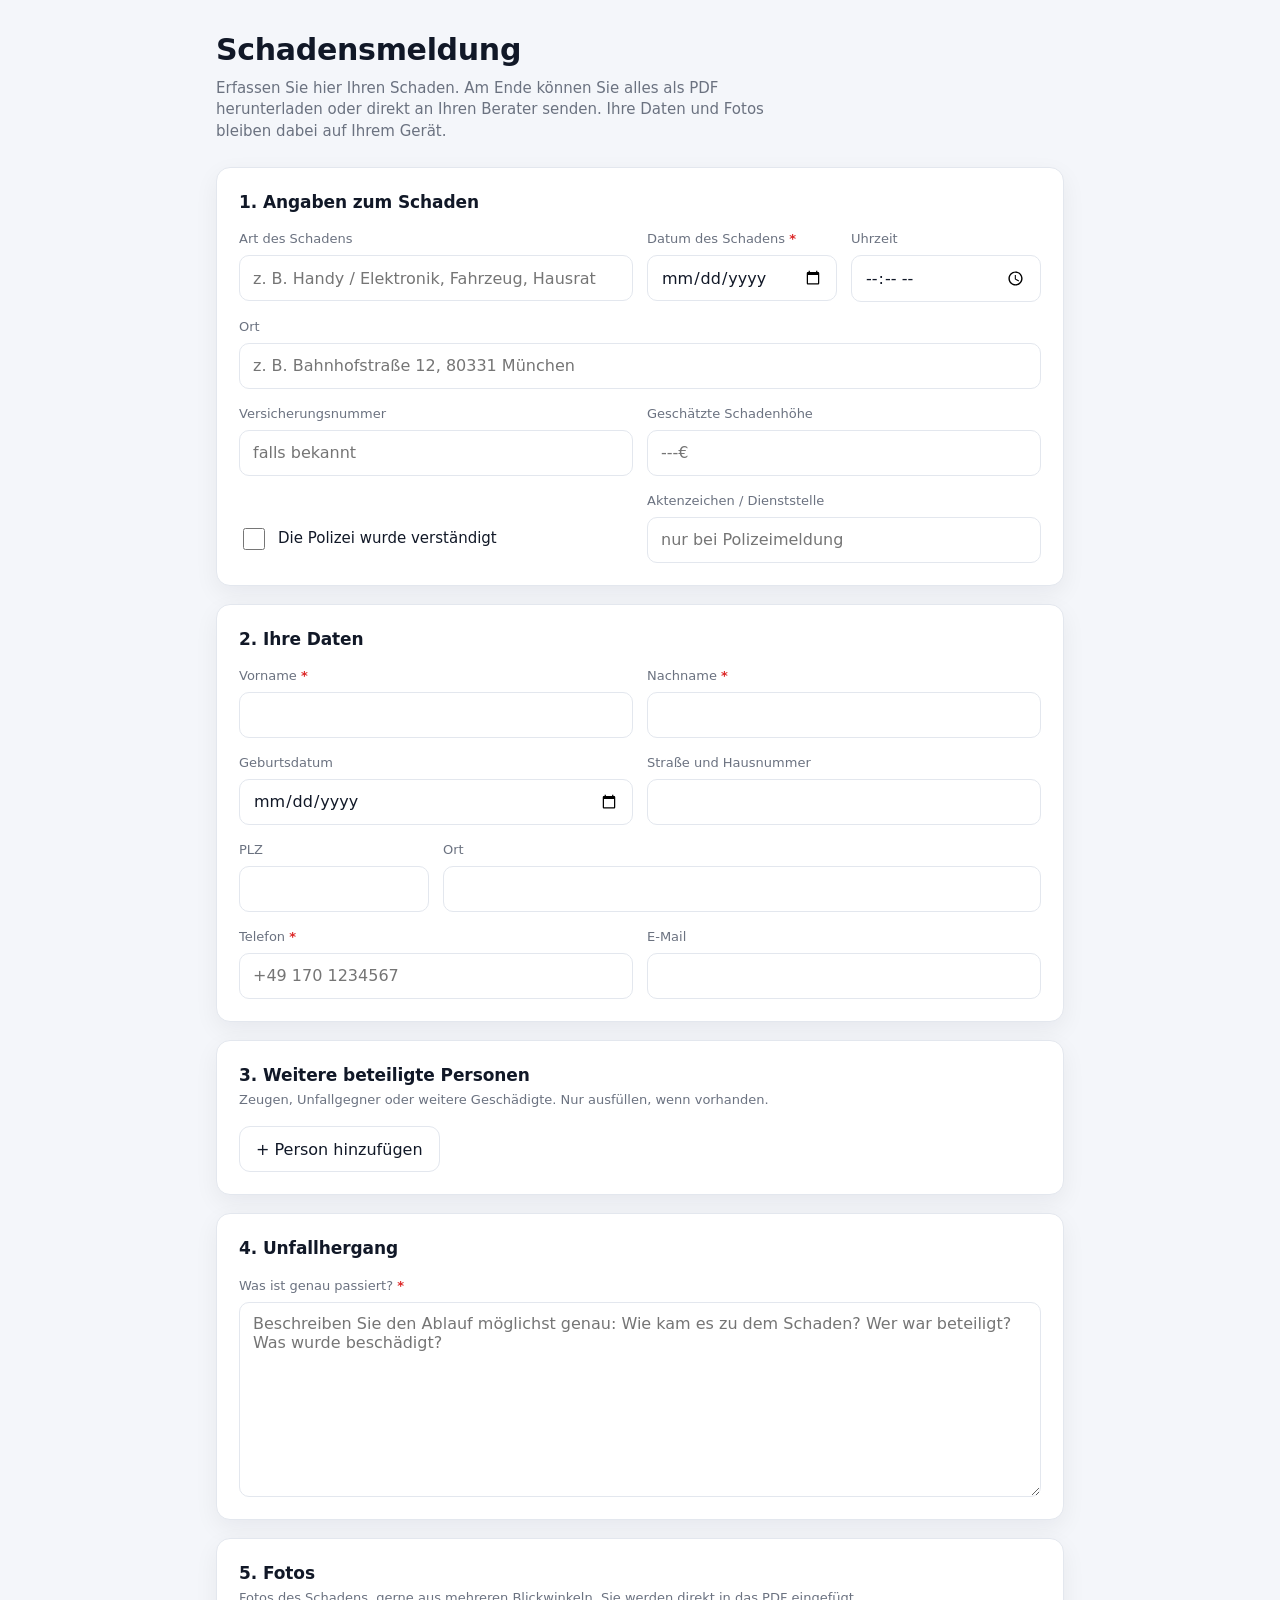
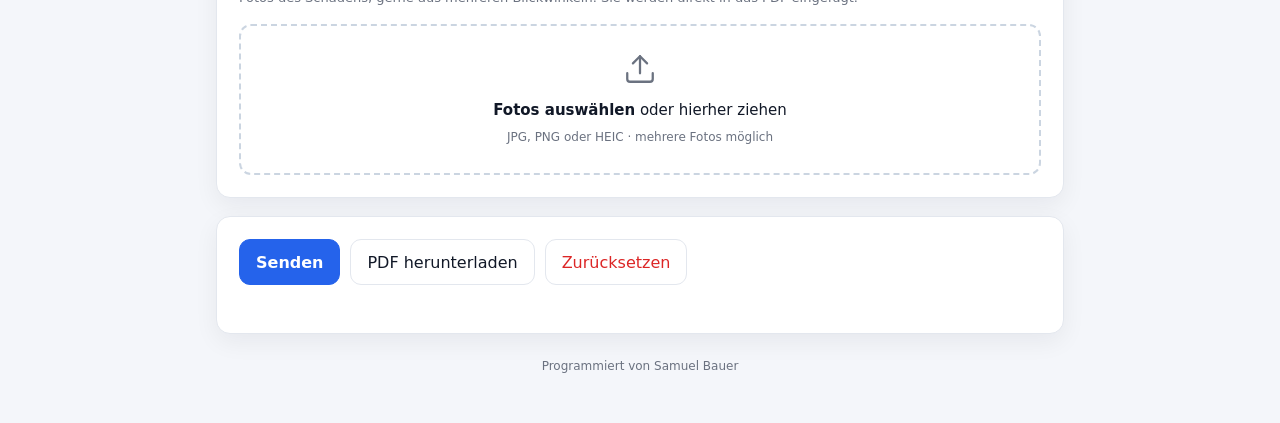
<file: index.html>
<!doctype html>
<html lang="de">
<head>
    <meta charset="utf-8"/>
    <meta name="viewport" content="width=device-width, initial-scale=1, viewport-fit=cover"/>
    <meta name="theme-color" content="#f4f6fa"/>
    <meta name="color-scheme" content="light"/>
    <title>Schadensmeldung</title>
    <meta name="description" content="Schaden melden: Fotos hochladen, Daten erfassen und als PDF herunterladen oder versenden."/>
    <link rel="stylesheet" href="styles.css"/>
</head>
<body>
<div class="wrap">
    <header class="page-head">
        <h1>Schadensmeldung</h1>
        <p class="sub">Erfassen Sie hier Ihren Schaden. Am Ende können Sie alles als PDF herunterladen
            oder direkt an Ihren Berater senden. Ihre Daten und Fotos bleiben dabei auf Ihrem Gerät.</p>
    </header>

    <form id="report-form" novalidate>

        <section class="card">
            <h2>1. Angaben zum Schaden</h2>
            <div class="grid">
                <label class="field col-6">
                    <span>Art des Schadens</span>
                    <input name="damageType" type="text" placeholder="z. B. Handy / Elektronik, Fahrzeug, Hausrat"/>
                </label>
                <label class="field col-3">
                    <span>Datum des Schadens <b class="req">*</b></span>
                    <input name="damageDate" type="date" required/>
                </label>
                <label class="field col-3">
                    <span>Uhrzeit</span>
                    <input name="damageTime" type="time"/>
                </label>
                <label class="field col-12">
                    <span>Ort</span>
                    <input name="damagePlace" type="text" placeholder="z. B. Bahnhofstraße 12, 80331 München"/>
                </label>
                <label class="field col-6">
                    <span>Versicherungsnummer</span>
                    <input name="policyNumber" type="text" placeholder="falls bekannt"/>
                </label>
                <label class="field col-6">
                    <span>Geschätzte Schadenhöhe</span>
                    <input name="damageAmount" type="text" inputmode="decimal" placeholder="---€"/>
                </label>
                <label class="check col-6">
                    <input name="policeInformed" type="checkbox"/>
                    <span>Die Polizei wurde verständigt</span>
                </label>
                <label class="field col-6">
                    <span>Aktenzeichen / Dienststelle</span>
                    <input name="policeReference" type="text" placeholder="nur bei Polizeimeldung"/>
                </label>
            </div>
        </section>

        <section class="card">
            <h2>2. Ihre Daten</h2>
            <div class="grid">
                <label class="field col-6">
                    <span>Vorname <b class="req">*</b></span>
                    <input name="firstName" type="text" required autocomplete="given-name"/>
                </label>
                <label class="field col-6">
                    <span>Nachname <b class="req">*</b></span>
                    <input name="lastName" type="text" required autocomplete="family-name"/>
                </label>
                <label class="field col-6">
                    <span>Geburtsdatum</span>
                    <input name="birthDate" type="date" autocomplete="bday"/>
                </label>
                <label class="field col-6">
                    <span>Straße und Hausnummer</span>
                    <input name="street" type="text" autocomplete="street-address"/>
                </label>
                <label class="field col-3">
                    <span>PLZ</span>
                    <input name="zip" type="text" inputmode="numeric" autocomplete="postal-code"/>
                </label>
                <label class="field col-9">
                    <span>Ort</span>
                    <input name="city" type="text" autocomplete="address-level2"/>
                </label>
                <label class="field col-6">
                    <span>Telefon <b class="req">*</b></span>
                    <input name="phone" type="tel" required inputmode="tel" autocomplete="tel"
                           placeholder="+49 170 1234567"/>
                </label>
                <label class="field col-6">
                    <span>E-Mail</span>
                    <input name="email" type="email" inputmode="email" autocomplete="email"/>
                </label>
            </div>
        </section>

        <section class="card">
            <div class="card-head">
                <h2>3. Weitere beteiligte Personen</h2>
                <p class="hint">Zeugen, Unfallgegner oder weitere Geschädigte. Nur ausfüllen, wenn vorhanden.</p>
            </div>
            <div id="people-list" class="people-list"></div>
            <button type="button" class="btn ghost" id="add-person-btn">+ Person hinzufügen</button>
        </section>

        <section class="card">
            <h2>4. Unfallhergang</h2>
            <label class="field">
                <span>Was ist genau passiert? <b class="req">*</b></span>
                <textarea name="courseOfEvents" rows="9" required
                          placeholder="Beschreiben Sie den Ablauf möglichst genau: Wie kam es zu dem Schaden? Wer war beteiligt? Was wurde beschädigt?"></textarea>
            </label>
        </section>

        <section class="card">
            <div class="card-head">
                <h2>5. Fotos</h2>
                <p class="hint">Fotos des Schadens, gerne aus mehreren Blickwinkeln. Sie werden direkt in das
                    PDF eingefügt.</p>
            </div>

            <div class="dropzone" id="dropzone" tabindex="0" role="button"
                 aria-label="Fotos auswählen oder hierher ziehen">
                <svg viewBox="0 0 24 24" width="34" height="34" fill="none" stroke="currentColor" stroke-width="1.6"
                     stroke-linecap="round" stroke-linejoin="round" aria-hidden="true">
                    <path d="M21 15v4a2 2 0 0 1-2 2H5a2 2 0 0 1-2-2v-4"/>
                    <polyline points="17 8 12 3 7 8"/>
                    <line x1="12" y1="3" x2="12" y2="15"/>
                </svg>
                <p><b>Fotos auswählen</b><span class="drag-only"> oder hierher ziehen</span></p>
                <small>JPG, PNG oder HEIC · mehrere Fotos möglich</small>
                <input type="file" id="photo-input" accept="image/*" multiple hidden/>
            </div>

            <div id="photo-grid" class="photo-grid"></div>
        </section>

        <div class="actions card">
            <div class="actions-row">
                <button type="button" class="btn primary" id="send-btn">Senden</button>
                <button type="button" class="btn" id="download-btn">PDF herunterladen</button>
                <button type="button" class="btn ghost danger" id="reset-btn">Zurücksetzen</button>
            </div>
            <p class="status" id="status" role="status" aria-live="polite"></p>
        </div>
    </form>

    <footer class="page-foot">Programmiert von Samuel Bauer</footer>
</div>

<template id="person-template">
    <div class="person-card">
        <div class="person-head">
            <span class="person-title">Person</span>
            <button type="button" class="icon-btn remove-person" aria-label="Person entfernen">Entfernen</button>
        </div>
        <div class="grid">
            <label class="field col-6">
                <span>Rolle</span>
                <select data-field="role">
                    <option>Weitere geschädigte Person</option>
                    <option>Unfallgegner / Verursacher</option>
                    <option>Zeuge</option>
                    <option>Sonstige</option>
                </select>
            </label>
            <label class="field col-6">
                <span>Geburtsdatum</span>
                <input data-field="birthDate" type="date"/>
            </label>
            <label class="field col-6">
                <span>Vorname</span>
                <input data-field="firstName" type="text"/>
            </label>
            <label class="field col-6">
                <span>Nachname</span>
                <input data-field="lastName" type="text"/>
            </label>
            <label class="field col-6">
                <span>Straße und Hausnummer</span>
                <input data-field="street" type="text"/>
            </label>
            <label class="field col-3">
                <span>PLZ</span>
                <input data-field="zip" type="text" inputmode="numeric"/>
            </label>
            <label class="field col-3">
                <span>Ort</span>
                <input data-field="city" type="text"/>
            </label>
            <label class="field col-6">
                <span>Telefon</span>
                <input data-field="phone" type="tel" inputmode="tel"/>
            </label>
            <label class="field col-6">
                <span>E-Mail</span>
                <input data-field="email" type="email" inputmode="email"/>
            </label>
            <label class="field col-12">
                <span>Versicherung</span>
                <input data-field="insurance" type="text" placeholder="z. B. Versicherung + Nummer"/>
            </label>
            <label class="field col-12">
                <span>Anmerkung</span>
                <textarea data-field="note" rows="2"></textarea>
            </label>
        </div>
    </div>
</template>

<script src="vendor/jspdf.umd.min.js"></script>
<script src="config.js"></script>
<script src="pdf.js"></script>
<script src="app.js"></script>
</body>
</html>
</file>
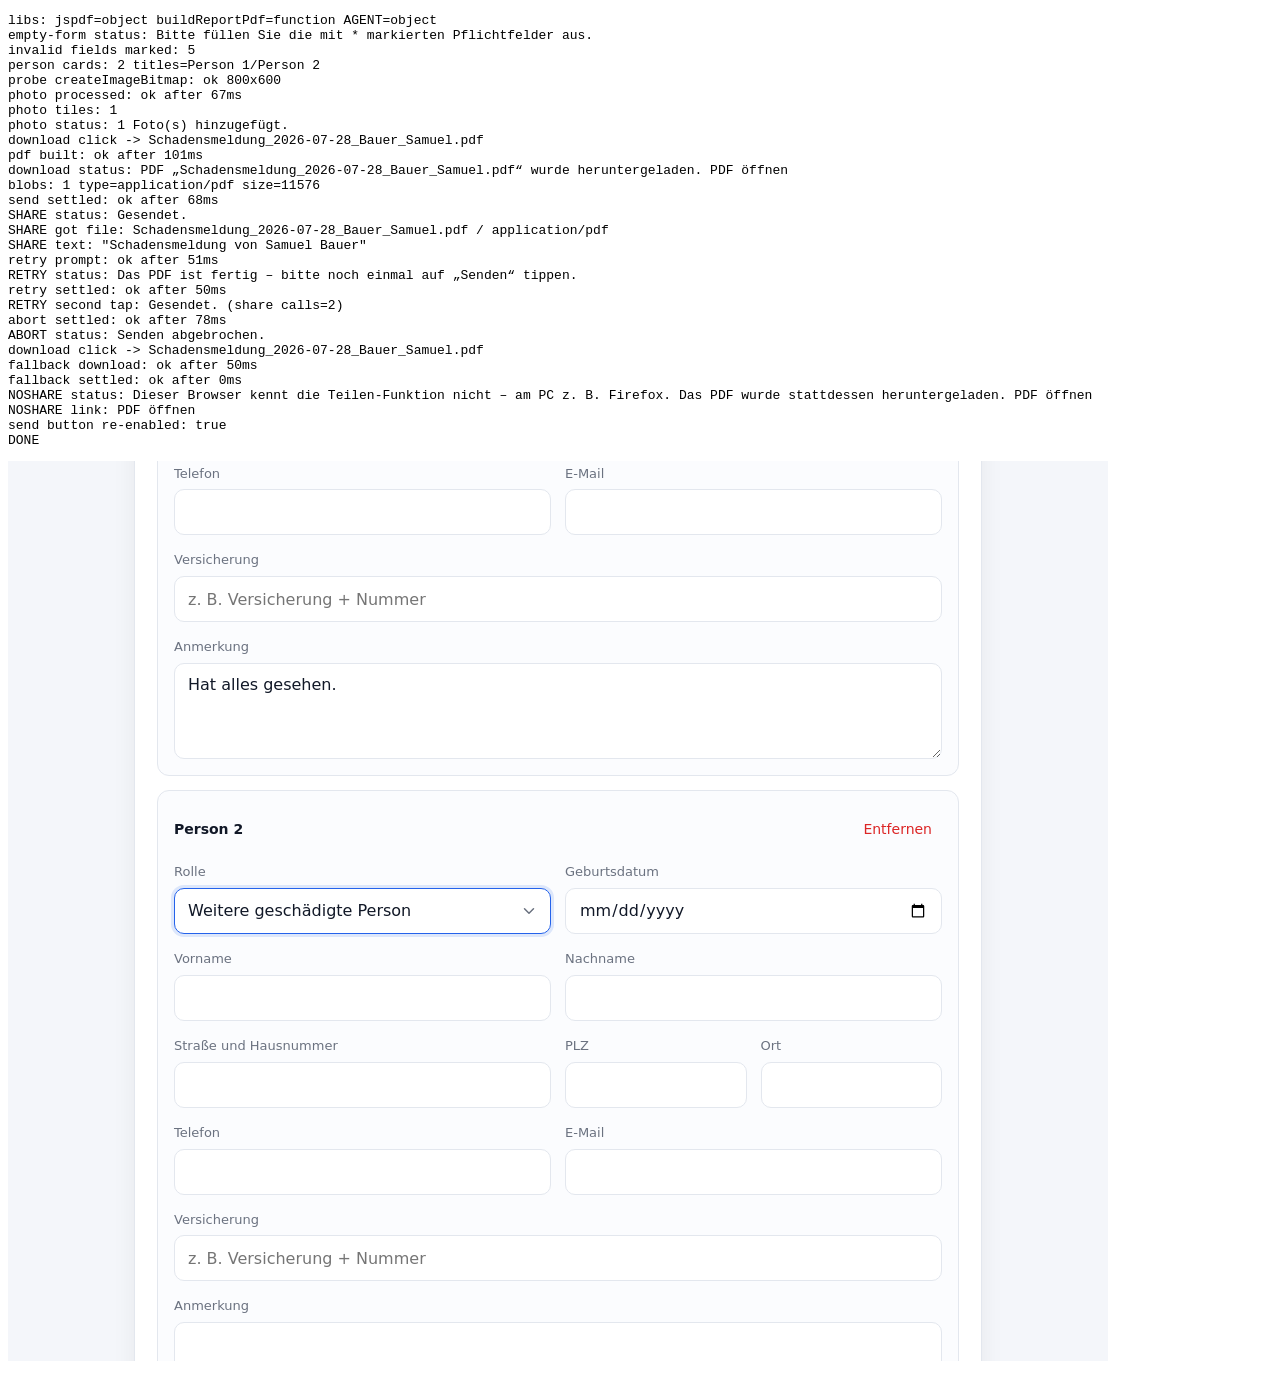
<file: _selftest.html>
<!doctype html>
<html lang="de">
<head><meta charset="utf-8"/><title>selftest</title></head>
<body>
<pre id="log">running</pre>
<iframe id="frame" src="index.html" style="width:1100px;height:900px;border:0"></iframe>
<script>
    const log = [];
    const out = document.getElementById('log');
    const frame = document.getElementById('frame');
    const done = () => { out.textContent = log.join('\n'); };

    frame.addEventListener('load', async () => {
        const w = frame.contentWindow;
        const d = frame.contentDocument;
        w.addEventListener('error', e => log.push('PAGE ERROR: ' + e.message));
        w.addEventListener('unhandledrejection', e => log.push('REJECTION: ' + e.reason));

        // Capture downloads instead of actually saving.
        const captured = [];
        const origCreate = w.URL.createObjectURL.bind(w.URL);
        w.URL.createObjectURL = blob => { captured.push(blob); return origCreate(blob); };
        w.HTMLAnchorElement.prototype.click = function () { log.push('download click -> ' + this.download); };

        const set = (name, value) => {
            const el = d.forms['report-form'].elements[name];
            el.value = value;
            el.dispatchEvent(new w.Event('input', {bubbles: true}));
        };

        try {
            log.push('libs: jspdf=' + (typeof w.jspdf) + ' buildReportPdf=' + (typeof w.buildReportPdf) + ' AGENT=' + (typeof w.AGENT));

            // 1. Validation must block an empty form.
            d.getElementById('download-btn').click();
            await new Promise(r => setTimeout(r, 200));
            log.push('empty-form status: ' + d.getElementById('status').textContent);
            log.push('invalid fields marked: ' + d.querySelectorAll('.invalid').length);

            // 2. Fill required + optional fields.
            set('damageType', 'Handy / Elektronik');
            set('damageDate', '2026-07-28');
            set('damageTime', '14:35');
            set('damagePlace', 'Bahnhofstraße 12, München');
            set('policyNumber', 'VS-4711');
            set('damageAmount', 'ca. 890 €');
            set('firstName', 'Samuel');
            set('lastName', 'Bauer');
            set('phone', '+49 170 1234567');
            set('email', 'test@example.com');
            set('courseOfEvents', 'Das Handy fiel vom Tisch auf den Steinboden. Display gesplittert. Süß Öl Ärger.');
            d.forms['report-form'].elements['policeInformed'].checked = true;

            // 3. Add two people and fill one.
            d.getElementById('add-person-btn').click();
            d.getElementById('add-person-btn').click();
            const cards = d.querySelectorAll('.person-card');
            log.push('person cards: ' + cards.length + ' titles=' +
                [...d.querySelectorAll('.person-title')].map(t => t.textContent).join('/'));
            cards[0].querySelector('[data-field="firstName"]').value = 'Anna';
            cards[0].querySelector('[data-field="lastName"]').value = 'Müller';
            cards[0].querySelector('[data-field="note"]').value = 'Hat alles gesehen.';
            // second card stays empty -> must be dropped from the report

            // 4. Add a real photo through the file input.
            const canvas = d.createElement('canvas');
            canvas.width = 800; canvas.height = 600;
            const ctx = canvas.getContext('2d');
            ctx.fillStyle = '#c33'; ctx.fillRect(0, 0, 800, 600);
            ctx.fillStyle = '#fff'; ctx.font = '48px sans-serif'; ctx.fillText('Schaden', 40, 300);
            const blob = await new Promise(r => canvas.toBlob(r, 'image/png'));

            // Probe the decode path directly so we can tell a hang from a failure.
            try {
                const bmp = await w.createImageBitmap(blob, {imageOrientation: 'from-image'});
                log.push('probe createImageBitmap: ok ' + bmp.width + 'x' + bmp.height);
            } catch (e) {
                log.push('probe createImageBitmap: FAILED ' + e);
            }

            const file = new w.File([blob], 'schaden.png', {type: 'image/png'});
            const dt = new w.DataTransfer();
            dt.items.add(file);
            const input = d.getElementById('photo-input');
            input.files = dt.files;
            input.dispatchEvent(new w.Event('change', {bubbles: true}));

            const until = async (label, check, ms = 8000) => {
                const start = Date.now();
                while (Date.now() - start < ms) {
                    if (check()) { log.push(label + ': ok after ' + (Date.now() - start) + 'ms'); return true; }
                    await new Promise(r => setTimeout(r, 50));
                }
                log.push(label + ': TIMEOUT after ' + ms + 'ms');
                return false;
            };

            await until('photo processed', () => d.querySelectorAll('.photo-tile').length > 0);
            log.push('photo tiles: ' + d.querySelectorAll('.photo-tile').length);
            log.push('photo status: ' + d.getElementById('status').textContent);
            const capInput = d.querySelector('.photo-meta input');
            if (capInput) {
                capInput.value = 'Displayschaden';
                capInput.dispatchEvent(new w.Event('input', {bubbles: true}));
            }

            // 5. Download path.
            captured.length = 0;
            d.getElementById('download-btn').click();
            await until('pdf built', () => captured.length > 0);
            log.push('download status: ' + d.getElementById('status').textContent);
            log.push('blobs: ' + captured.length + ' type=' + (captured[0] && captured[0].type) +
                ' size=' + (captured[0] && captured[0].size));

            // 6. Sending: one button, straight to the OS share sheet.
            const st = () => d.getElementById('status').textContent;
            const sendBtn = d.getElementById('send-btn');
            const settled = () => !sendBtn.disabled;

            // 6a. Share sheet accepts the file.
            let shared = null;
            Object.defineProperty(w.Navigator.prototype, 'canShare', {value: () => true, configurable: true});
            Object.defineProperty(w.Navigator.prototype, 'share', {
                value: d => { shared = d; return Promise.resolve(); }, configurable: true
            });
            sendBtn.click();
            await until('send settled', settled);
            log.push('SHARE status: ' + st());
            log.push('SHARE got file: ' + (shared && shared.files && shared.files.length === 1
                ? shared.files[0].name + ' / ' + shared.files[0].type : 'NONE'));
            log.push('SHARE text: ' + JSON.stringify(shared && shared.text ? shared.text.split('\n')[0] : ''));

            // 6b. First tap refused (iOS activation loss) -> ask for a second tap, which works.
            let calls = 0;
            Object.defineProperty(w.Navigator.prototype, 'share', {
                value: dat => {
                    calls++;
                    if (calls === 1) return Promise.reject(Object.assign(new Error('x'), {name: 'NotAllowedError'}));
                    shared = dat;
                    return Promise.resolve();
                }, configurable: true
            });
            set('damagePlace', 'Neuer Ort');   // invalidates the prepared PDF
            sendBtn.click();
            await until('retry prompt', () => /noch einmal/.test(st()));
            log.push('RETRY status: ' + st());
            sendBtn.click();
            await until('retry settled', () => /Gesendet/.test(st()));
            log.push('RETRY second tap: ' + st() + ' (share calls=' + calls + ')');

            // 6c. User cancels the sheet.
            Object.defineProperty(w.Navigator.prototype, 'share', {
                value: () => Promise.reject(Object.assign(new Error('x'), {name: 'AbortError'})), configurable: true
            });
            set('damagePlace', 'Wieder anders');
            sendBtn.click();
            await until('abort settled', () => /abgebrochen/.test(st()));
            log.push('ABORT status: ' + st());

            // 6d. No share sheet at all -> must fall back to a download and say why.
            delete w.Navigator.prototype.share;
            delete w.Navigator.prototype.canShare;
            set('damagePlace', 'Ohne Teilen');
            captured.length = 0;
            sendBtn.click();
            await until('fallback download', () => captured.length > 0);
            await until('fallback settled', settled);
            log.push('NOSHARE status: ' + st());
            log.push('NOSHARE link: ' + ((d.querySelector('#status a') || {}).textContent || 'MISSING'));

            // 6e. A stalled PDF build must report rather than hang the button forever.
            log.push('send button re-enabled: ' + !sendBtn.disabled);

            log.push('DONE');
        } catch (err) {
            log.push('TEST ERROR: ' + (err && err.stack || err));
        }
        done();
    });
</script>
</body>
</html>
</file>
<file: styles.css>
:root {
    --bg: #f4f6fa;
    --panel: #ffffff;
    --text: #111827;
    --muted: #6b7280;
    --border: #e3e7ee;
    --accent: #2563eb;
    --accent-dark: #1d4ed8;
    --danger: #dc2626;
    --ok: #059669;
    --radius: 14px;
    --shadow: 0 8px 24px rgba(15, 23, 42, .06);
    color-scheme: light;
}

* {
    box-sizing: border-box;
}

html {
    -webkit-text-size-adjust: 100%;
    text-size-adjust: 100%;
}

body {
    margin: 0;
    background: var(--bg);
    color: var(--text);
    font-family: ui-sans-serif, system-ui, -apple-system, "Segoe UI", Roboto, Helvetica, Arial, sans-serif;
    font-size: 16px;
    line-height: 1.45;
    overflow-x: hidden;
    -webkit-tap-highlight-color: rgba(37, 99, 235, .12);
}

.wrap {
    max-width: 880px;
    margin: 0 auto;
    padding: 28px 16px 48px;
    padding-left: max(16px, env(safe-area-inset-left));
    padding-right: max(16px, env(safe-area-inset-right));
    padding-bottom: calc(48px + env(safe-area-inset-bottom));
}

.page-head h1 {
    margin: 0 0 6px;
    font-size: 30px;
    letter-spacing: -.3px;
}

.page-head .sub {
    margin: 0 0 24px;
    color: var(--muted);
    font-size: 15px;
    max-width: 62ch;
}

.card {
    background: var(--panel);
    border: 1px solid var(--border);
    border-radius: var(--radius);
    box-shadow: var(--shadow);
    padding: 22px;
    margin-bottom: 18px;
}

.card h2 {
    margin: 0 0 16px;
    font-size: 17px;
    letter-spacing: -.1px;
}

.card-head {
    margin-bottom: 16px;
}

.card-head h2 {
    margin-bottom: 4px;
}

.hint {
    margin: 0;
    color: var(--muted);
    font-size: 13px;
}

/* ---------- form grid ---------- */

.grid {
    display: grid;
    grid-template-columns: repeat(12, 1fr);
    gap: 16px 14px;
}

.field, .check {
    grid-column: span 12;
    display: flex;
    flex-direction: column;
    gap: 6px;
    min-width: 0;
}

.field > span {
    font-size: 13px;
    color: var(--muted);
}

.req {
    color: var(--danger);
    font-weight: 600;
}

@media (min-width: 700px) {
    .col-3 { grid-column: span 3; }
    .col-6 { grid-column: span 6; }
    .col-9 { grid-column: span 9; }
    .col-12 { grid-column: span 12; }
}

input, select, textarea, button {
    font-family: inherit;
    /* 16px floor: anything smaller makes iOS Safari zoom the page on focus. */
    font-size: 16px;
    color: var(--text);
}

input, select, textarea {
    width: 100%;
    max-width: 100%;
    min-height: 46px;
    background: #fff;
    border: 1px solid var(--border);
    border-radius: 10px;
    padding: 11px 13px;
    outline: none;
    transition: border-color .15s, box-shadow .15s;
}

/* iOS gives date/time/select intrinsic sizing that ignores width and centers the value. */
input[type="date"], input[type="time"], select {
    -webkit-appearance: none;
    appearance: none;
    text-align: left;
}

select {
    padding-right: 38px;
    background-image: url("data:image/svg+xml,%3Csvg xmlns='http://www.w3.org/2000/svg' viewBox='0 0 24 24' fill='none' stroke='%236b7280' stroke-width='2' stroke-linecap='round' stroke-linejoin='round'%3E%3Cpolyline points='6 9 12 15 18 9'/%3E%3C/svg%3E");
    background-repeat: no-repeat;
    background-position: right 12px center;
    background-size: 18px;
}

textarea {
    resize: vertical;
    min-height: 96px;
}

input:focus, select:focus, textarea:focus {
    border-color: var(--accent);
    box-shadow: 0 0 0 3px rgba(37, 99, 235, .14);
}

input.invalid, textarea.invalid, select.invalid {
    border-color: var(--danger);
    box-shadow: 0 0 0 3px rgba(220, 38, 38, .12);
}

.check {
    flex-direction: row;
    align-items: center;
    gap: 10px;
    align-self: end;
    min-height: 44px;
    padding-bottom: 4px;
    cursor: pointer;
}

.check input {
    width: 22px;
    height: 22px;
    min-height: 0;
    flex: none;
    accent-color: var(--accent);
}

.check span {
    font-size: 15px;
}

/* ---------- buttons ---------- */

.btn {
    border: 1px solid var(--border);
    background: #fff;
    border-radius: 11px;
    min-height: 46px;
    padding: 11px 16px;
    cursor: pointer;
    touch-action: manipulation;
    transition: background .15s, border-color .15s, transform .06s;
}

@media (hover: hover) {
    .btn:hover {
        background: #f9fafb;
    }

    .btn.primary:hover {
        background: var(--accent-dark);
    }
}

.btn:active {
    transform: translateY(1px);
}

.btn.primary {
    background: var(--accent);
    border-color: var(--accent);
    color: #fff;
    font-weight: 600;
}

.btn.ghost {
    background: transparent;
}

.btn.danger {
    color: var(--danger);
}

.btn:disabled {
    opacity: .55;
    cursor: not-allowed;
}

.actions-row {
    display: flex;
    gap: 10px;
    flex-wrap: wrap;
    align-items: center;
}

.status {
    margin: 10px 0 0;
    min-height: 1.2em;
    font-size: 13px;
    color: var(--ok);
}

.status.error {
    color: var(--danger);
}

.status.busy {
    color: var(--muted);
}

/* Where a programmatic download is ignored (Firefox on Android), this link is the only
   way to reach the file, so it has to be an obvious tap target. */
.status a {
    color: var(--accent);
    font-weight: 600;
    text-decoration: underline;
    display: inline-block;
    padding: 4px 0;
    min-height: 24px;
}

/* ---------- people ---------- */

.people-list:empty {
    display: none;
}

.people-list {
    display: flex;
    flex-direction: column;
    gap: 14px;
    margin-bottom: 14px;
}

.person-card {
    border: 1px solid var(--border);
    border-radius: 12px;
    padding: 16px;
    background: #fbfcfe;
}

.person-head {
    display: flex;
    justify-content: space-between;
    align-items: center;
    margin-bottom: 12px;
}

.person-title {
    font-weight: 600;
    font-size: 14px;
}

.icon-btn {
    border: 0;
    background: transparent;
    color: var(--danger);
    font-size: 14px;
    cursor: pointer;
    min-height: 44px;
    padding: 4px 10px;
    border-radius: 8px;
    touch-action: manipulation;
}

@media (hover: hover) {
    .icon-btn:hover {
        background: rgba(220, 38, 38, .08);
    }
}

/* ---------- photos ---------- */

.dropzone {
    border: 2px dashed #cbd5e1;
    border-radius: 12px;
    padding: 26px 16px;
    text-align: center;
    color: var(--muted);
    cursor: pointer;
    touch-action: manipulation;
    transition: border-color .15s, background .15s;
}

.dropzone:focus-visible, .dropzone.over {
    border-color: var(--accent);
    background: rgba(37, 99, 235, .04);
    color: var(--accent);
    outline: none;
}

@media (hover: hover) {
    .dropzone:hover {
        border-color: var(--accent);
        background: rgba(37, 99, 235, .04);
        color: var(--accent);
    }
}

/* Dragging is meaningless on touch devices. */
@media (hover: none) {
    .drag-only {
        display: none;
    }
}

.dropzone p {
    margin: 8px 0 2px;
    color: var(--text);
    font-size: 15px;
}

.dropzone small {
    font-size: 12px;
}

.photo-grid {
    display: grid;
    grid-template-columns: repeat(auto-fill, minmax(150px, 1fr));
    gap: 12px;
    margin-top: 14px;
}

.photo-grid:empty {
    display: none;
}

.photo-tile {
    border: 1px solid var(--border);
    border-radius: 12px;
    overflow: hidden;
    background: #fff;
    display: flex;
    flex-direction: column;
}

.photo-tile img {
    width: 100%;
    aspect-ratio: 4 / 3;
    object-fit: cover;
    display: block;
    background: #eef1f6;
}

.photo-meta {
    padding: 8px;
    display: flex;
    flex-direction: column;
    gap: 6px;
}

.photo-meta input {
    min-height: 42px;
    padding: 7px 9px;
    border-radius: 8px;
}

.photo-foot {
    display: flex;
    justify-content: space-between;
    align-items: center;
    gap: 8px;
    font-size: 12px;
    color: var(--muted);
}

.photo-foot span {
    min-width: 0;
    overflow-wrap: anywhere;
}

.page-foot {
    text-align: center;
    color: var(--muted);
    font-size: 12px;
    margin-top: 24px;
}

/* ---------- phones ---------- */

@media (max-width: 599px) {
    .wrap {
        padding-top: 20px;
    }

    .page-head h1 {
        font-size: 24px;
    }

    .card {
        padding: 16px;
        border-radius: 12px;
    }

    .person-card {
        padding: 12px;
    }

    .grid {
        gap: 14px 12px;
    }

    /* Full-width targets are easier to hit with a thumb than a wrapped row. */
    .actions-row {
        flex-direction: column;
        align-items: stretch;
    }

    .actions-row .btn {
        width: 100%;
    }

    .dropzone {
        padding: 20px 12px;
    }

    .photo-grid {
        grid-template-columns: repeat(auto-fill, minmax(130px, 1fr));
        gap: 10px;
    }

}
</file>
